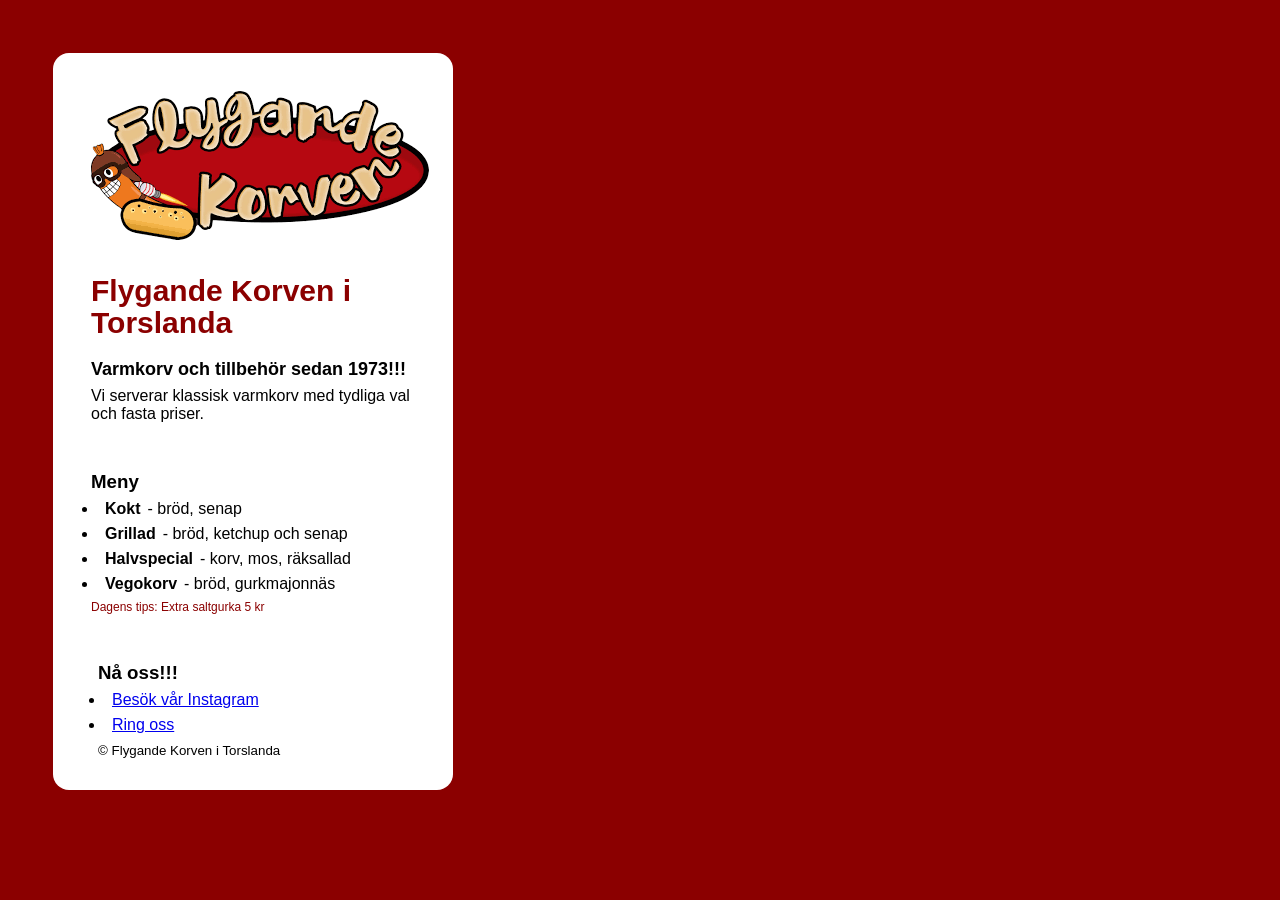
<file: index.html>
<!doctype html>
<html lang="sv">
  <head>
    <meta charset="utf-8">
    <meta name="viewport" content="width=device-width, initial-scale=1">
    <title>Flygande Korven</title>
    <link rel="stylesheet" href="style.css">
  </head>
  <body>
    <div class="Menu">
      <Header>
      <img class="logo"
      src="assets/flygande-korven-logo.png" /> 
      <h1>Flygande Korven i Torslanda</h1>
      <p class="description">Varmkorv och tillbehör sedan 1973!!!</p>
      <p>Vi serverar klassisk varmkorv med tydliga val och fasta priser.</p>
    </Header>
    <main>
   <h3>Meny</h3>
   <ul> 
    <li><b>Kokt</b>- bröd, senap</li>
    <li><b>Grillad</b>- bröd, ketchup och senap</li>
    <li><b>Halvspecial</b>- korv, mos, räksallad</li>
    <li><b>Vegokorv</b>- bröd, gurkmajonnäs</li>
  </ul>
  <p class="petit"> Dagens tips: Extra saltgurka 5 kr</p>
</mail>
<footer><h3>Nå oss!!!</h3>
</h2>
  <ul>
  <li><a href="https://simmalugnt.se">Besök vår Instagram</a></li>
  <li><a href="tel:0708204211">Ring oss</a></li>  
</ul>
<small> &copy; Flygande Korven i Torslanda</small>
</footer>
    </div>
  </body>
</html>
</file>
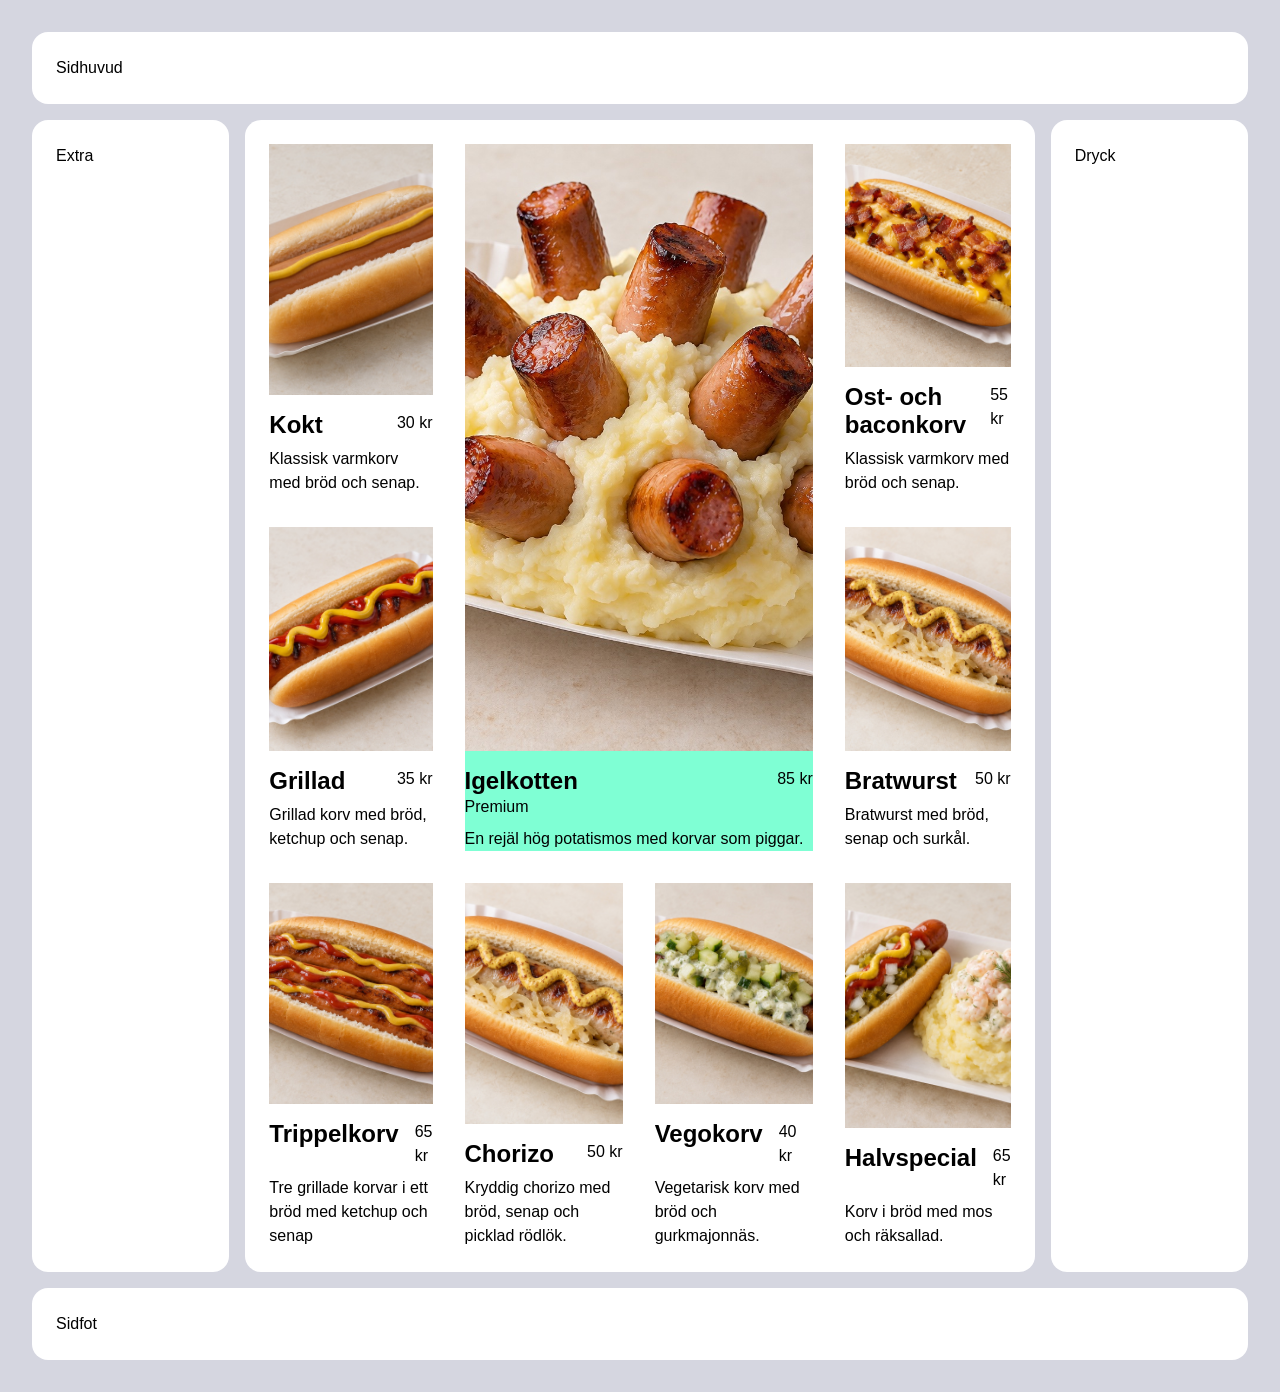
<file: grid/index.html>
<!doctype html>
<html lang="sv">
<head>
  <meta charset="utf-8">
  <meta name="viewport" content="width=device-width, initial-scale=1">
  <title>Flygande Korven – start med Flexbox</title>
  <link rel="stylesheet" href="style.css">
</head>
<body>
  <div class="layout">
    <header class="card">Sidhuvud</header>
    <aside class="card">Extra</aside>
    <main class="card">
      <article class="dish-card">
        <img src="assets/kokt.jpg" width="1536" height="1024" alt="Kokt korv i bröd med senap">
        <div class="dish-copy">
          <div class="dish-heading">
            <div class="dish-label"><h2 class="dish-name">Kokt</h2></div>
            <p class="dish-price">30 kr</p>
          </div>
          <p class="dish-description">Klassisk varmkorv med bröd och senap.</p>
        </div>
      </article>
      <article class="dish-card featured">
        <img src="assets/igelkotten.jpg" width="1536" height="1024" alt="Potatismos med grillade korvbitar som piggar">
        <div class="dish-copy">
          <div class="dish-heading">
            <div class="dish-label"><h2 class="dish-name">Igelkotten</h2><span class="premium">Premium</span></div>
            <p class="dish-price">85 kr</p>
          </div>
          <p class="dish-description">En rejäl hög potatismos med korvar som piggar.</p>
        </div>
      </article>
      <article class="dish-card">
        <img src="assets/ostbacon.jpg" width="1536" height="1024" alt="Korv i bröd med ost och bacon">
        <div class="dish-copy">
          <div class="dish-heading">
            <div class="dish-label"><h2 class="dish-name">Ost- och baconkorv</h2></div>
            <p class="dish-price">55 kr</p>
          </div>
          <p class="dish-description">Klassisk varmkorv med bröd och senap.</p>
        </div>
      </article>
      <article class="dish-card">
        <img src="assets/grillad.jpg" width="1536" height="1024" alt="Grillad korv i bröd med ketchup och senap">
        <div class="dish-copy">
          <div class="dish-heading">
            <div class="dish-label"><h2 class="dish-name">Grillad</h2></div>
            <p class="dish-price">35 kr</p>
          </div>
          <p class="dish-description">Grillad korv med bröd, ketchup och senap.</p>
        </div>
      </article>
      <article class="dish-card">
        <img src="assets/bratwurst.jpg" width="1536" height="1024" alt="Bratwurst i bröd med senap och surkål">
        <div class="dish-copy">
          <div class="dish-heading">
            <div class="dish-label"><h2 class="dish-name">Bratwurst</h2></div>
            <p class="dish-price">50 kr</p>
          </div>
          <p class="dish-description">Bratwurst med bröd, senap och surkål.</p>
        </div>
      </article>
      <article class="dish-card">
        <img src="assets/trippelkorv.jpg" width="1536" height="1024" alt="Tre korvar i ett bröd med ketchup och senap">
        <div class="dish-copy">
          <div class="dish-heading">
            <div class="dish-label"><h2 class="dish-name">Trippelkorv</h2></div>
            <p class="dish-price">65 kr</p>
          </div>
          <p class="dish-description">Tre grillade korvar i ett bröd med ketchup och senap</p>
        </div>
      </article>
      <article class="dish-card">
        <img src="assets/bratwurst.jpg" width="1536" height="1024" alt="Korv i bröd med senap, samma referensbild som Bratwurst">
        <div class="dish-copy">
          <div class="dish-heading">
            <div class="dish-label"><h2 class="dish-name">Chorizo</h2></div>
            <p class="dish-price">50 kr</p>
          </div>
          <p class="dish-description">Kryddig chorizo med bröd, senap och picklad rödlök.</p>
        </div>
      </article>
      <article class="dish-card">
        <img src="assets/vegokorv.jpg" width="1536" height="1024" alt="Vegokorv i bröd med gurkmajonnäs">
        <div class="dish-copy">
          <div class="dish-heading">
            <div class="dish-label"><h2 class="dish-name">Vegokorv</h2></div>
            <p class="dish-price">40 kr</p>
          </div>
          <p class="dish-description">Vegetarisk korv med bröd och gurkmajonnäs.</p>
        </div>
      </article>
      <article class="dish-card">
        <img src="assets/halvspecial.jpg" width="1536" height="1024" alt="Korv i bröd med mos och räksallad">
        <div class="dish-copy">
          <div class="dish-heading">
            <div class="dish-label"><h2 class="dish-name">Halvspecial</h2></div>
            <p class="dish-price">65 kr</p>
          </div>
          <p class="dish-description">Korv i bröd med mos och räksallad.</p>
        </div>
      </article>
      </main>
    <aside class="card">Dryck</aside>
    <footer class="card">Sidfot</footer>
  </div>

<div class="menu-wrapper">
  <header class="card menu-header">
    <div class="logo"><img src="assets/flygande-korven-logo.png" width="338" height="149" alt="Flygande Korven"></div>
    <div class="text">
      <h1>Flygande Korven i Torslanda</h1>
      <div class="intro-lines"><p>Varmkorv och tillbehör sedan 1973</p><p>Vi serverar klassisk varmkorv med tydliga val och fasta priser.</p></div>
    </div>
  </header>
  <!-- Nästa steg: flytta upp de tre panelerna och ta bort denna wrapper. -->
  <div class="menu-middle">
  <aside class="card side-menu" aria-labelledby="extra-heading">
    <h2 id="extra-heading">Extra</h2>
    <ul><li>Extra bröd – 5 kr</li><li>Potatismos – 20 kr</li><li>Räksallad – 15 kr</li><li>Rostad lök – 5 kr</li></ul>
  </aside>
  <main class="card main-menu" aria-label="Korvmeny">
    
  </main>
  <aside class="card side-menu" aria-labelledby="drink-heading">
    <h2 id="drink-heading">Dryck</h2>
    <ul><li>Vatten – 15 kr</li><li>Pucko – 25 kr</li><li>Kaffe – 20 kr</li><li>Festis – 15 kr</li></ul>
  </aside>
  </div>
  <footer class="card menu-footer">
    <div class="footer-copy">
      <h2>Öppet</h2>
      <ul><li>mån–fre 10–22</li><li>lör 12–24</li><li>sön 12–20</li></ul>
    </div>
    <div class="logo"><img src="assets/flygande-korven-logo.png" width="338" height="149" alt="Flygande Korven"></div>
    <div class="footer-copy contact">
      <div class="contact-content">
      <h2>Kontakt</h2>
      <ul><li>Korvvägen 1</li><li>Torslanda</li><li><a href="tel:031987654">Ring: 031-987 654</a></li></ul>
      </div>
    </div>
  </footer>
</div>
</body>
</html>
</file>
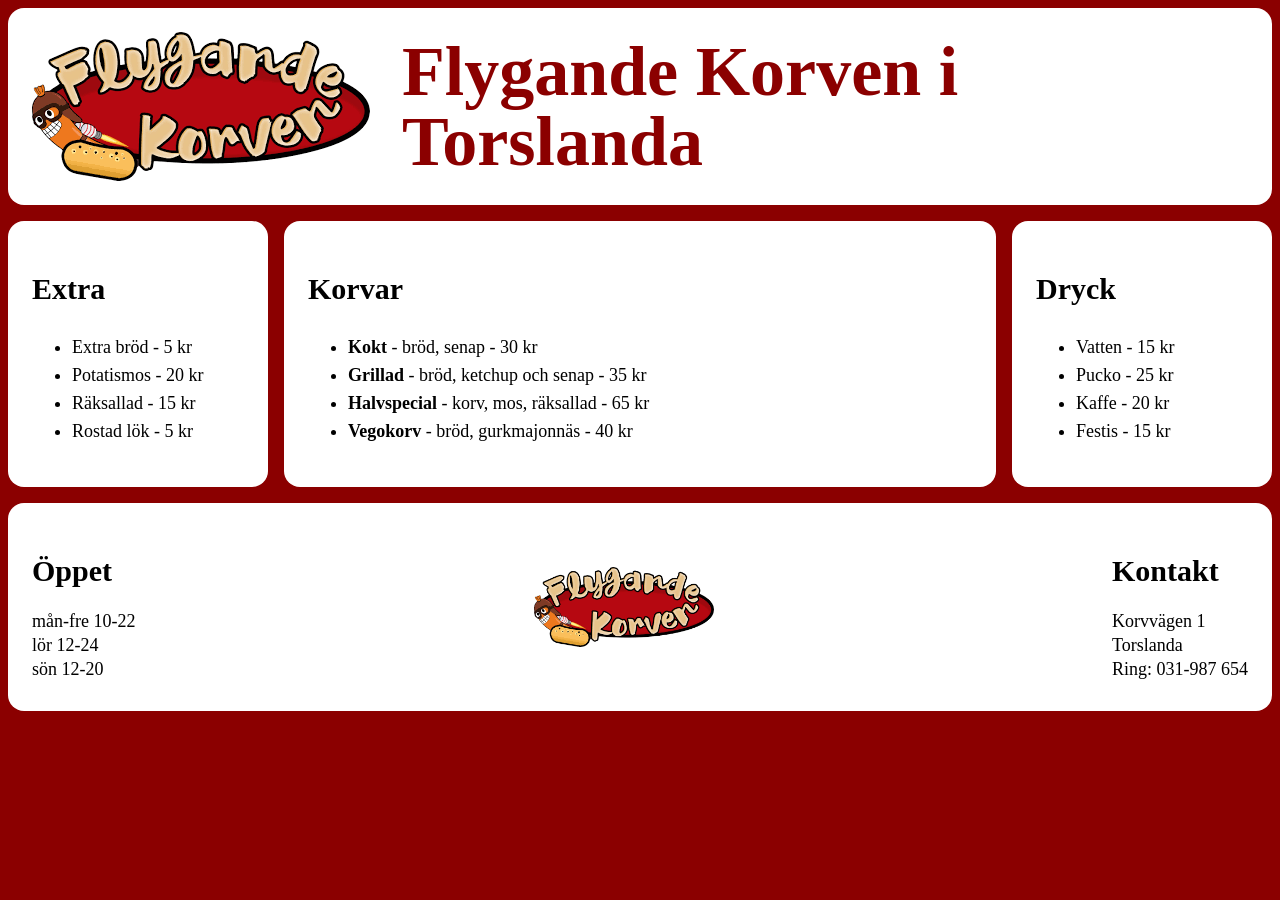
<file: Meny2/index.html>
<!doctype html>
<html lang="sv">
  <head>
    <meta charset="utf-8">
    <meta name="viewport" content="width=device-width, initial-scale=1">
    <title>Flygande Korven</title>
    <link rel="stylesheet" href="../Meny2/style2.css">
  </head>

<body>
  <div class="menu-wrapper">
    <header class="Card">

        <img class="logo"
      src="/assets/flygande-korven-logo.png" /> 

      <div class="text">
        Flygande Korven i Torslanda
      </div>
    </header>

    <div class="menu-middle">
      <div class="menu-middle-aside">
          <aside class="Card">
            <h3>Extra</h3>
           <ul> 
          <li>Extra bröd - 5 kr</li>
          <li>Potatismos - 20 kr</li>
          <li>Räksallad - 15 kr</li>
          <li>Rostad lök - 5 kr</li>
          </ul>
          </aside>
      </div>

      <div class="menu-middle-main">
          <main class="Card">
            <h3>Korvar</h3>
           <ul> 
          <li><b>Kokt</b> - bröd, senap - 30 kr</li>
          <li><b>Grillad</b> - bröd, ketchup och senap - 35 kr</li>
          <li><b>Halvspecial</b> - korv, mos, räksallad - 65 kr</li>
          <li><b>Vegokorv</b> - bröd, gurkmajonnäs - 40 kr</li>
          </ul>
          </main>
      </div>
      
       <div class="menu-middle-aside">
            <aside class="Card">
              <h3>Dryck</h3>
           <ul> 
          <li>Vatten - 15 kr</li>
          <li>Pucko - 25 kr</li>
          <li>Kaffe - 20 kr</li>
          <li>Festis - 15 kr</li>
          </ul>
            </aside>
      </div>
    </div>

    <footer class="Card">
      
      <div class="brevid">
         <div>
        <h3>Öppet</h3>
        <h1>mån-fre 10-22</h1>
        <h1>lör 12-24</h1>
        <h1>sön 12-20</h1>
      </div>
       
      <img class="logo2"
        src="/assets/flygande-korven-logo.png" /> 

      <div>
        <h3>Kontakt</h3>
        <h1>Korvvägen 1</h1>
        <h1>Torslanda</h1>
        <h1>Ring: 031-987 654</h1>
      </div>

      </div>
     
        
        
    </footer>
  </div>
</body>
</html>
</file>
<file: style.css>
*{
padding: 0;
margin: 7px;
box-sizing: border-box;
}

h1 {
    color: #8B0000;
    font-weight: bold;
    font-size: 30px;
    line-height: 32px;
    margin-bottom: 20px;
}

.petit {
    font-size: 12px;
    color: #8B0000;
}

p.description {
    font-weight: bold;
    font-size: 18px;
}

body{
    font-family: Arial, sans-serif;
    font-size: 16px;
    padding: 32px;
    background-color: #8B0000;
}

.logo {
    max-width: 100%;
    height: auto;
    margin-bottom: 24px;
}

div.Menu{
    background-color: #ffffff;
    padding: 24px;
    width: 400px;
    border-radius: 16px;
}

header {
    margin-bottom: 48px;
}

footer {
    margin-top: 48px;
}
</file>
<file: grid/style.css>
/* Gemensamma grundstilar från den första menyn. */
* { box-sizing: border-box; }
body { color: #000; font-family: Arial, sans-serif; font-size: 16px; margin: 0; padding: 32px; background: #d5d6e0; line-height: 24px; }
h1, h2, h3, p, ul { margin: 0; }
h1 { font-size: 32px; line-height: 40px; }
h2 { font-size: 24px; line-height: 28px; }
ul { list-style: none; padding: 0; }
.main-menu li strong { font-weight: 400; }
a { color: inherit; }
.tagline { font-weight: 400; }
.description { font-size: 16px; line-height: 24px; }
.menu-tip { font-size: 14px; line-height: 20px; }
.copyright { margin-top: 16px; font-size: 12px; line-height: 16px; text-align: center; }
.card { background: #fff; border-radius: 16px; padding: 24px; }
.logo img { display: block; width: 100%; max-width: 190px; height: auto; }

.menu-wrapper {
  display: none;
  flex-direction: column;
  gap: 16px;
}

.menu-middle {
  display: flex;
  gap: 16px;
}

.menu-middle > aside { flex-basis: 20%; min-width: 0; }
.menu-middle > .main-menu { flex-grow: 1; min-width: 0; }

.menu-wrapper > header { display: flex; align-items: center; gap: 32px; }
.logo { flex-basis: 190px; flex-shrink: 0; min-width: 0; display: flex; align-items: center; justify-content: center; }

.text {
  flex-grow: 1;
  min-width: 0;
  display: flex;
  flex-direction: column;
  align-items: flex-start;
  justify-content: center;
  gap: 8px;
  text-align: left;
}
.text h1 { margin-bottom: 8px; }

.menu-wrapper > footer { display: flex; justify-content: space-between; gap: 16px; }
.footer-copy { flex-basis: 20%; min-width: 0; }

.footer-copy {
  display: flex;
  flex-direction: column;
  align-items: flex-start;
  justify-content: flex-start;
  gap: 16px;
  text-align: left;
}
.side-menu, .main-menu { display: flex; flex-direction: column; gap: 16px; }


/* Nya menybilder: bara en grundregel så att de ryms i sidan.
   Korvkortens utseende, Flexbox och Grid skriver du själv. */
.dish-card img { display: block; max-width: 100%; height: auto; }

/* Din uppgift: se README.md och Figma. Börja med HTML-strukturen. */

/* Samma gruppering av kontaktuppgifterna som i den tidigare footern. */
.contact-content { display: flex; flex-direction: column; gap: 16px; }

main {
  display: grid;
  grid-template-columns: 1fr 1fr 1fr 1fr;
  gap: 32px;
}

.dish-card.featured {
  background-color: aquamarine;
  grid-column: span 2;
  grid-row: span 2;
}

.layout { 
  display: grid;
grid-template-columns: 1fr 4fr 1fr;
grid-template-rows: 1fr 16fr 1fr;
gap: 16px;
}


header, footer {
  grid-column: 1 / -1;
}

.dish-card {
 display: flex;
 flex-direction: column;
 gap: 16px;
}

.dish-copy {
display: flex;
 flex-direction: column;
 gap: 8px;
}

.dish-heading {
display: flex;
 flex-direction: row;
 justify-content: space-between;
 gap: 16px;
}

.dish-name {

}

.dish-price {

}

.dish-desciption {

}

.dish-card img {
  flex-grow: 1;
  object-fit: cover;
}

@media (max-width: 500px) {
  .layout {
    display: flex;
    flex-direction: column;
  }

  main {
    grid-template-columns: 1fr;
  }

  .dish-card.featured {
    grid-column: span 1;
    grid-row: span 1;
  }
}
</file>
<file: Meny2/style2.css>
*{
box-sizing: border-box;
}

body {
    color: #000000;
    background-color: #8B0000;
    font-size: 18px;
    line-height: 28px;
    margin-bottom: 20px;
}

.Card {
    background-color: #ffffff;
    border-radius: 16px;
    padding: 24px;
}

.menu-wrapper {
display: flex;
flex-direction: column;
gap: 16px;
}

header{
    display: flex;
    gap: 32px;
}

.logo {
    flex-basis: 250px;
}

h1 {
    color: #000000;
    font-weight: normal;
    font-size: 18px;
    line-height: 12px;
}

h3 {
    font-size: 30px;
}
.text {
    display: flex;
    align-items: center;    
    color: #8B0000;
    font-weight: bold;
    font-size: 70px;
    line-height: 70px;
    flex-grow: 1px;
}

.menu-middle{
    display: flex;
    justify-content: space-between;
    gap: 16px;
}

.menu-middle-aside {
    flex-basis: 260px;
}


.menu-middle-main {
    flex-grow: 1;
}

.brevid { 
    display: flex;
    justify-content:space-between;
    
}

.logo2 {
    width: 180px; max-width: 100%; 
    
    height: auto; max-height: 100%; object-fit: contain;
}

@media (max-width: 500px) {
    .Card {
        flex-direction: column;
    }

    .menu-middle{
        flex-direction: column;
    }
}
</file>
